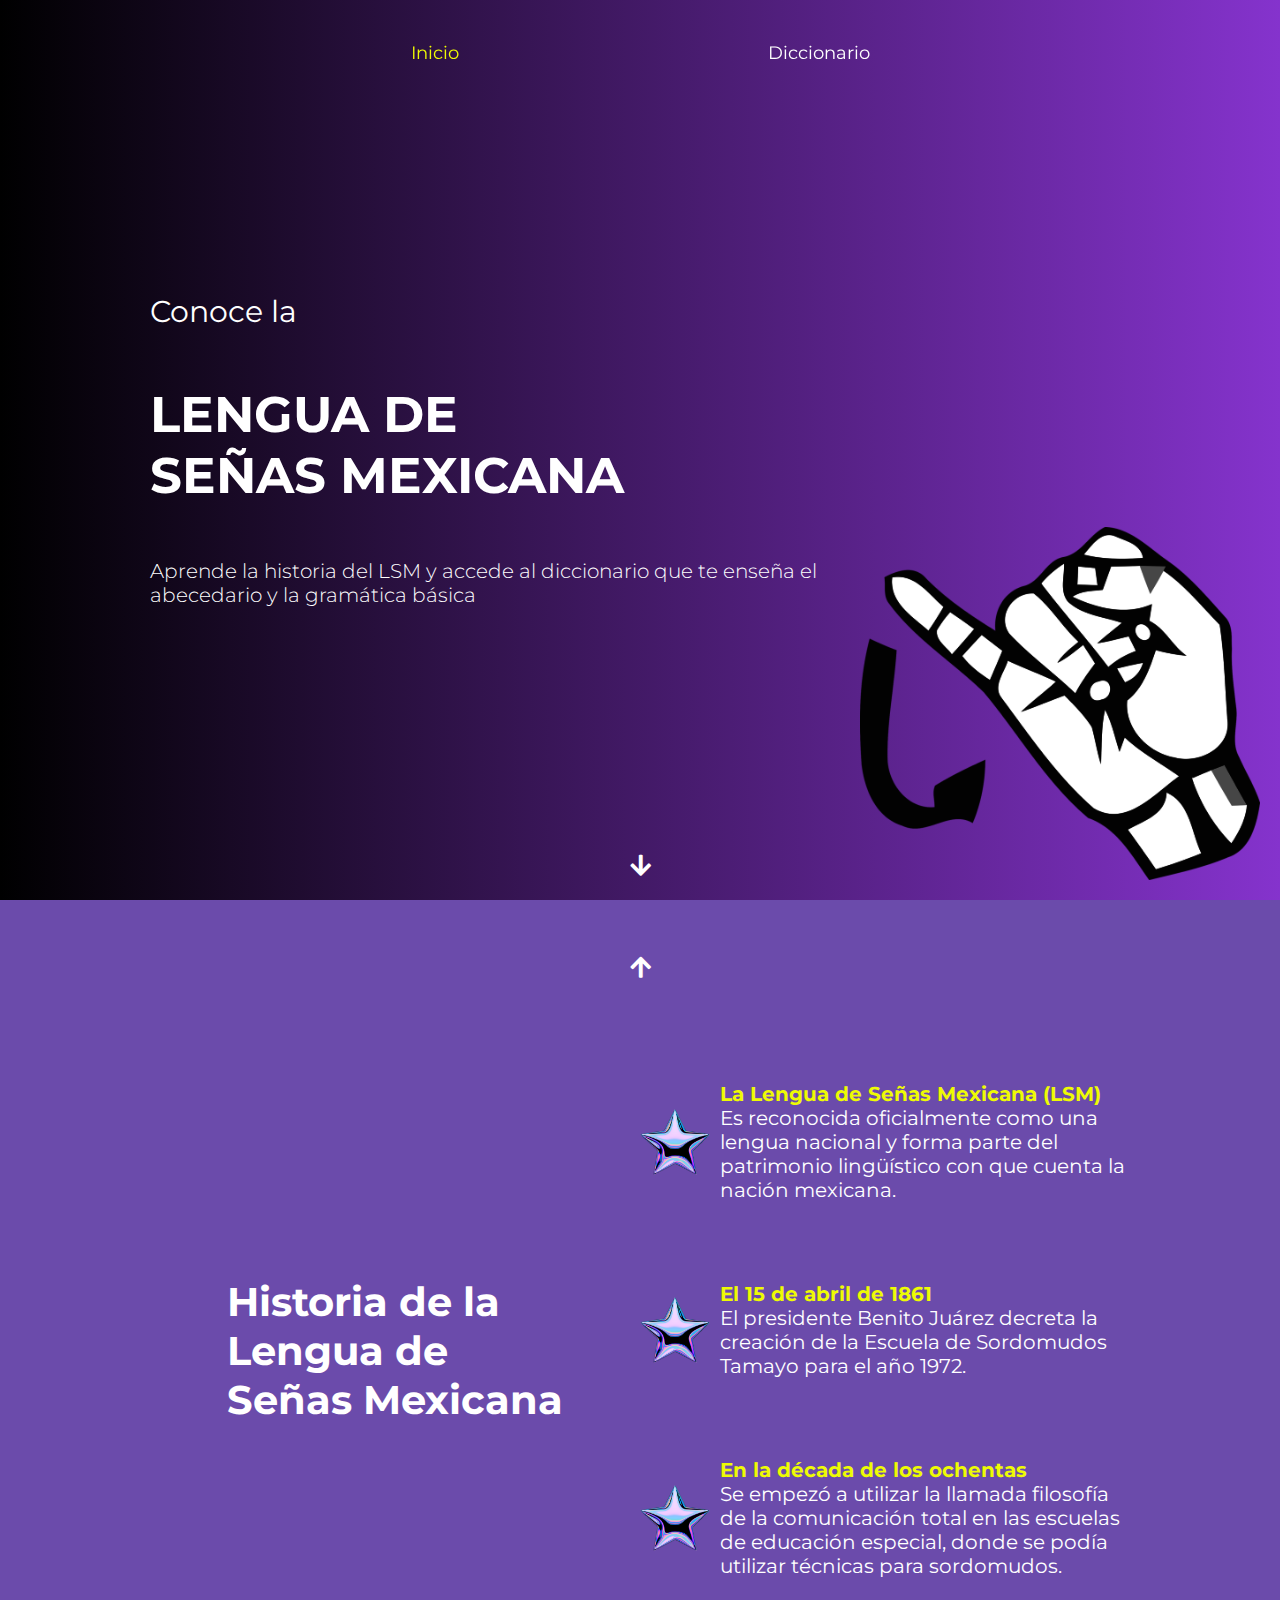
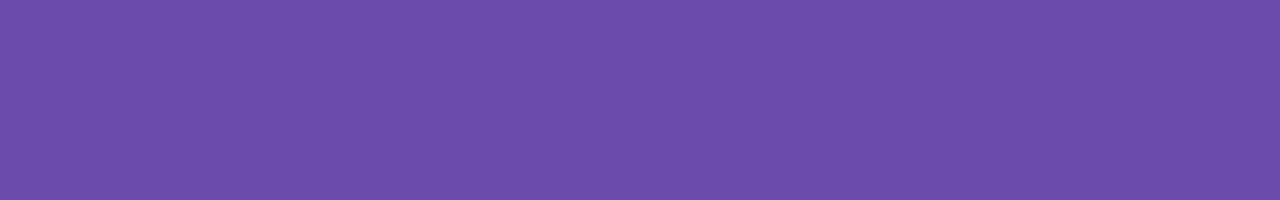
<file: index.html>
<!DOCTYPE html>
<html lang="en">
<head>
    <meta charset="UTF-8">
    <meta name="viewport" content="width=device-width, initial-scale=1.0">
    <title>Aprende Lengua de Señas Mexicano</title>
    <link rel="stylesheet" href="https://cdnjs.cloudflare.com/ajax/libs/font-awesome/5.15.4/css/all.min.css">
    <link rel="stylesheet" type="text/css" href="css/style.css">

    <link rel="preconnect" href="https://fonts.googleapis.com">
    <link rel="preconnect" href="https://fonts.gstatic.com" crossorigin>
    <link href="https://fonts.googleapis.com/css2?family=Montserrat:wght@300;400;600;700&display=swap" rel="stylesheet">
</head>
<body>
    <div id="navbarContainer"></div>
    <div class="container" id="section1">
        <h1 class="t1">Conoce la</h1>
        <h1 class="t2">LENGUA DE <br>SEÑAS MEXICANA</h1>
        <p class="t3">Aprende la historia del LSM y accede al diccionario que te enseña el <br>abecedario y la gramática básica</p>
        <img class="image-bottom-right" src="img/mano.png" alt="Imagen de una mano">
        <a title="Flecha para ir abajo" class="arrow-down" id="arrowDown" href="#section2"><i class="fas fa-arrow-down"></i></a>
    </div>

    <div class="container" id="section2">
        <a title="Flecha para ir arriba" class="arrow-up" id="arrowUp" href="#section1"><i class="fas fa-arrow-up"></i></a>

        <div class="container_sec2">
            <div class="izq">
                <h1>Historia de la <br>Lengua de <br>Señas Mexicana</h1>
            </div>
            <div class="der">
                <ul style="list-style: none;">
                    <li><img src="img/img1.png" alt="Estrella"><p><span>La Lengua de Señas Mexicana (LSM)</span><br>Es reconocida oficialmente como una lengua nacional y forma parte del patrimonio lingüístico con que cuenta la nación mexicana.</p></li>
                    <li><img src="img/img1.png" alt="Estrella"><p><span>El 15 de abril de 1861</span><br>El presidente Benito Juárez decreta la creación de la Escuela de Sordomudos Tamayo para el año 1972.</p></li>
                    <li><img src="img/img1.png" alt="Estrella"><p><span>En la década de los ochentas</span><br>Se empezó a utilizar la llamada filosofía de la comunicación total en las escuelas de educación especial, donde se podía utilizar técnicas para sordomudos.</p></li>
                </ul>
            </div>
        </div>
    </div>
    <script src="js/script.js"></script>
</body>
</html>
</file>
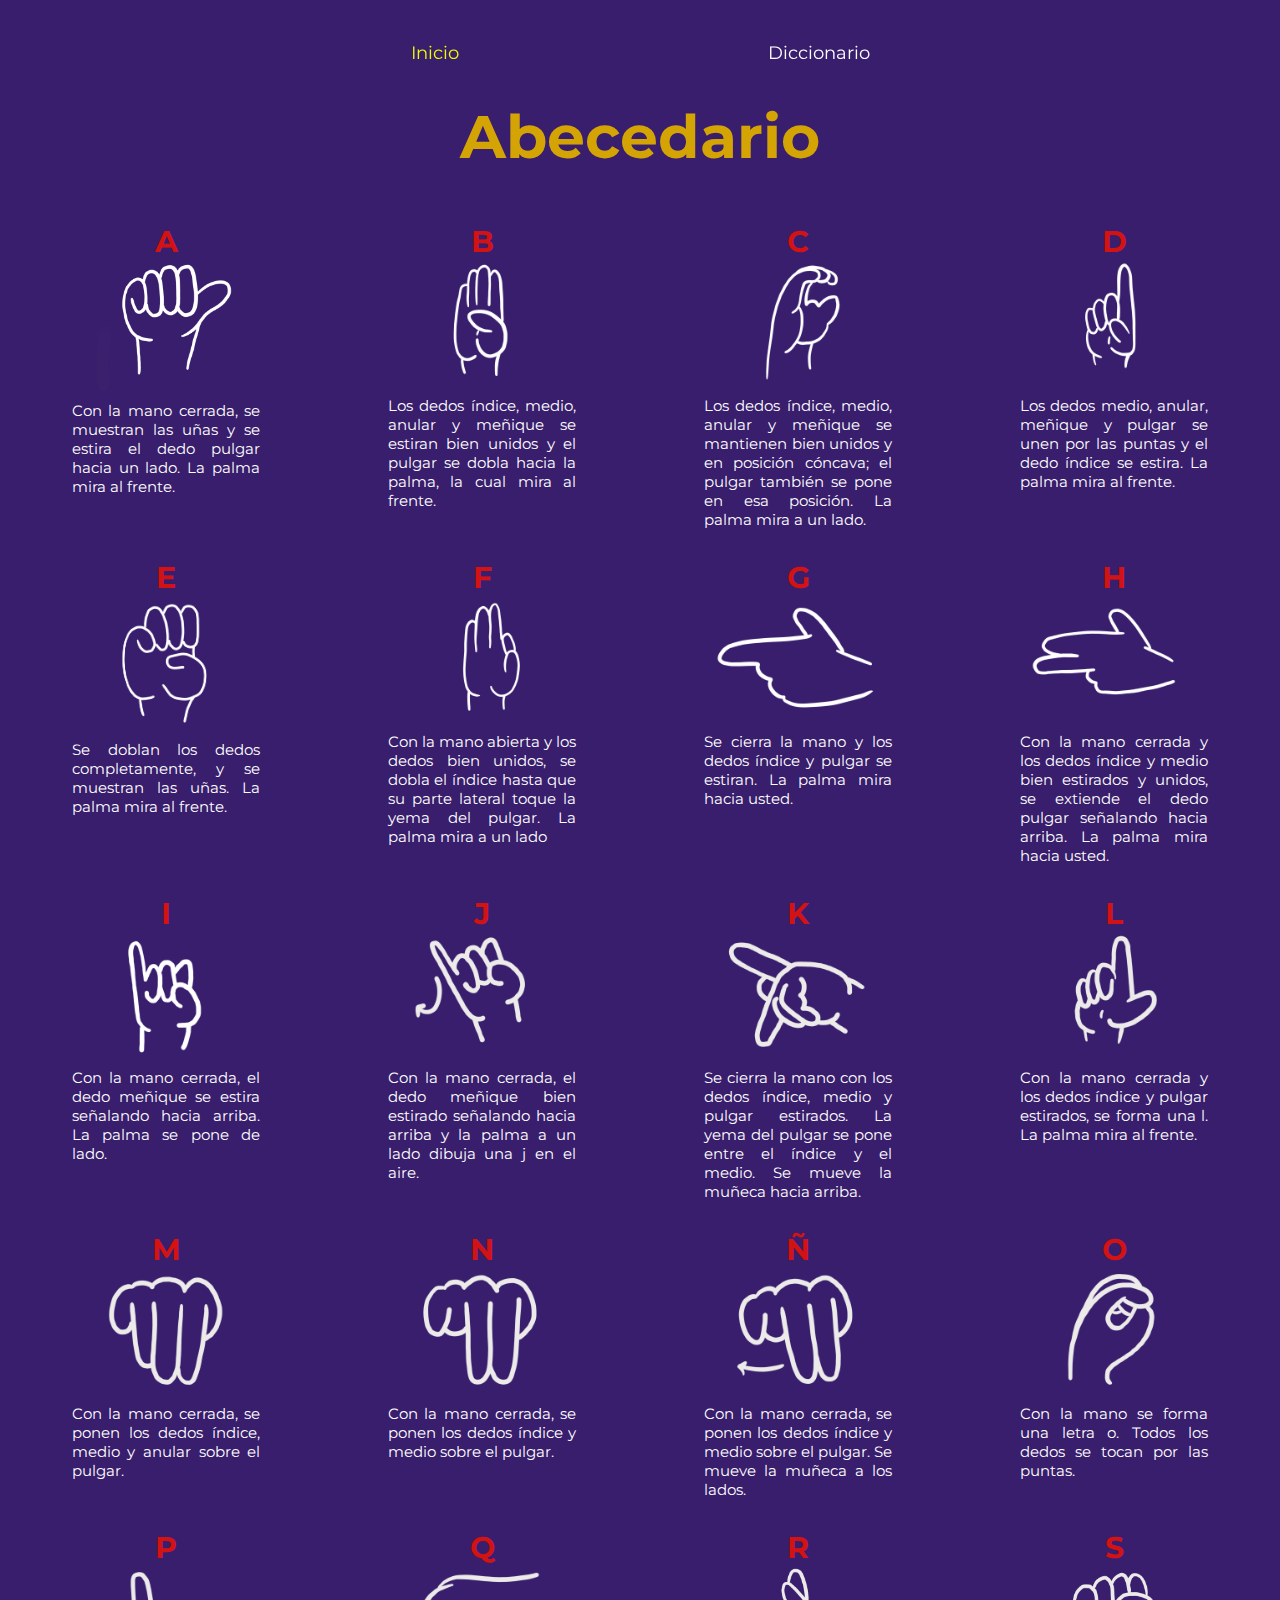
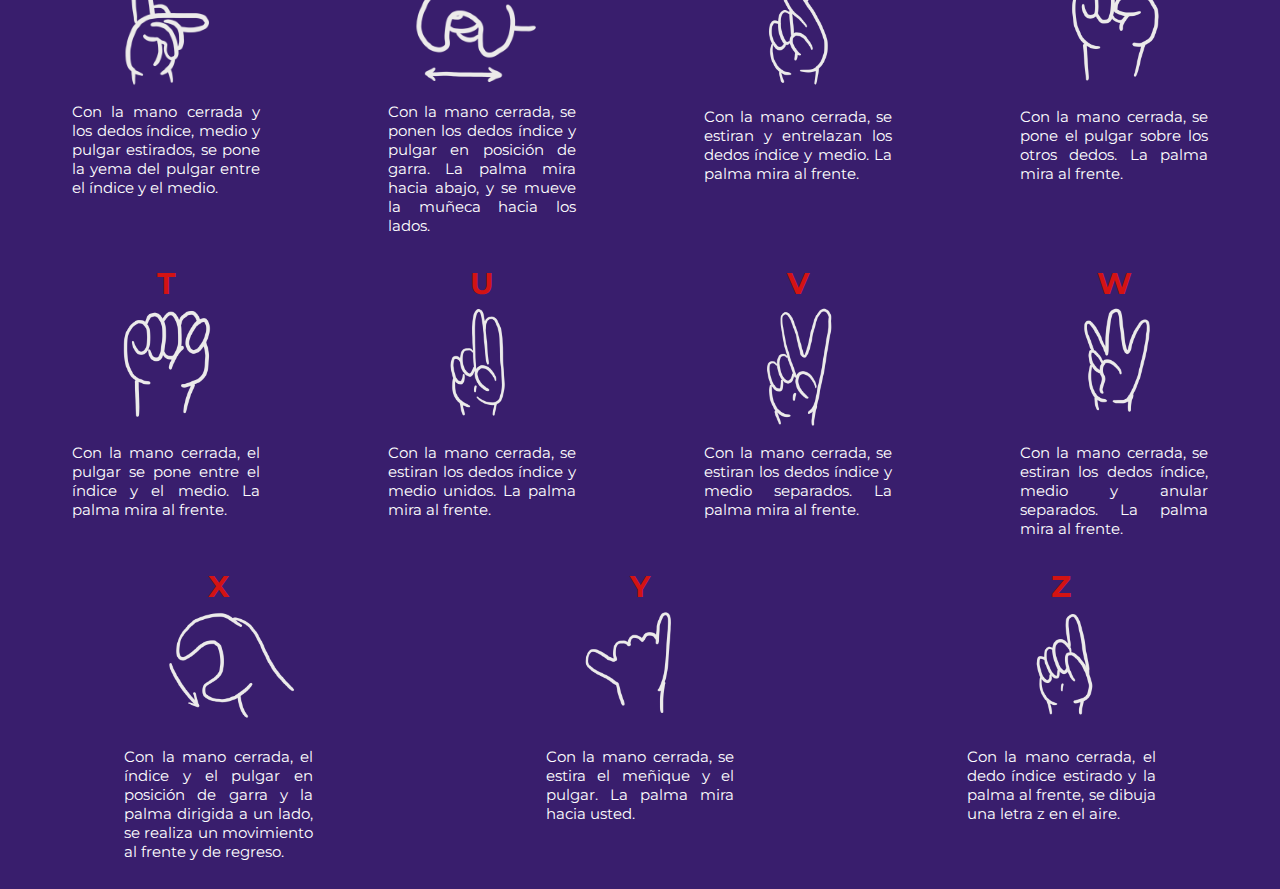
<file: abecedario.html>
<!DOCTYPE html>
<html lang="es">
<head>
    <meta charset="UTF-8">
    <meta http-equiv="X-UA-Compatible" content="IE=edge">
    <meta name="viewport" content="width=device-width, initial-scale=1.0">
    <title>Abecedario</title>

    <link rel="stylesheet" type="text/css" href="css/style_abc.css">
    <link rel="preconnect" href="https://fonts.googleapis.com">
    <link rel="preconnect" href="https://fonts.gstatic.com" crossorigin>
    <link href="https://fonts.googleapis.com/css2?family=Montserrat:wght@300;400;600;700&display=swap" rel="stylesheet">

</head>
<body style="background-color:#391E6D;">
    <div id="navbarContainer"></div>
    <div class="container">
        <div>
            <h1 id="abc">Abecedario</h1>
        </div>
        <div class="gallery">
            <div class="gallery-item">
                <div class="letras">A</div>
                <img src="img/abecedario/A.png" alt="Descripción de la imagen 1">
                <p>Con la mano cerrada, se muestran las uñas y se estira el dedo pulgar hacia un lado. La palma mira al frente.</p>
            </div>
            <div class="gallery-item">
                <div class="letras">B</div>
                <img src="img/abecedario/B.png" alt="Descripción de la imagen 2">
                <p>Los dedos índice, medio, anular y meñique se estiran bien unidos y el pulgar se dobla hacia la palma, la cual mira al frente.</p>
            </div>
            <div class="gallery-item">
                <div class="letras">C</div>
                <img src="img/abecedario/C.png" alt="Descripción de la imagen 3">
                <p>Los dedos índice, medio, anular y meñique se mantienen bien unidos y en posición cóncava; el pulgar también se pone en esa posición. La palma mira a un lado.</p>
            </div>
            <div class="gallery-item">
                <div class="letras">D</div>
                <img src="img/abecedario/D.png" alt="Descripción de la imagen 3">
                <p>Los dedos medio, anular, meñique y pulgar se unen por las puntas y el dedo índice se estira. La palma mira al frente.</p>
            </div>
            <div class="gallery-item">
                <div class="letras">E</div>
                <img src="img/abecedario/E.png" alt="Descripción de la imagen 1">
                <p>Se doblan los dedos completamente, y se muestran las uñas. La palma mira al frente.</p>
            </div>
            <div class="gallery-item">
                <div class="letras">F</div>
                <img src="img/abecedario/F.png" alt="Descripción de la imagen 2">
                <p>Con la mano abierta y los dedos bien unidos,
                    se dobla el índice hasta que su parte lateral
                    toque la yema del pulgar. La palma mira a un
                    lado</p>
            </div>
            <div class="gallery-item">
                <div class="letras">G</div>
                <img src="img/abecedario/G.png" alt="Descripción de la imagen 3">
                <p>Se cierra la mano y los dedos índice y pulgar
                    se estiran. La palma mira hacia usted.</p>
            </div>
            <div class="gallery-item">
                <div class="letras">H</div>
                <img src="img/abecedario/H.png" alt="Descripción de la imagen 3">
                <p>Con la mano cerrada y los dedos índice y
                    medio bien estirados y unidos, se extiende el
                    dedo pulgar señalando hacia arriba. La palma
                    mira hacia usted.</p>
            </div> 
            <div class="gallery-item">
                <div class="letras">I</div>
                <img src="img/abecedario/I.png" alt="Descripción de la imagen 1">
                <p>Con la mano cerrada, el dedo meñique se
                    estira señalando hacia arriba. La palma se
                    pone de lado.</p>
            </div>
            <div class="gallery-item">
                <div class="letras">J</div>
                <img src="img/abecedario/J.png" alt="Descripción de la imagen 2">
                <p>Con la mano cerrada, el dedo meñique bien
                    estirado señalando hacia arriba y la palma a
                    un lado dibuja una j en el aire.</p>
            </div>
            <div class="gallery-item">
                <div class="letras">K</div>
                <img src="img/abecedario/K.png" alt="Descripción de la imagen 3">
                <p>Se cierra la mano con los dedos índice, medio
                    y pulgar estirados. La yema del pulgar se
                    pone entre el índice y el medio. Se mueve la
                    muñeca hacia arriba.</p>
            </div>
            <div class="gallery-item">
                <div class="letras">L</div>
                <img src="img/abecedario/L.png" alt="Descripción de la imagen 3">
                <p>Con la mano cerrada y los dedos índice y
                    pulgar estirados, se forma una l. La palma
                    mira al frente.</p>
            </div>     
            <div class="gallery-item">
                <div class="letras">M</div>
                <img src="img/abecedario/M.png" alt="Descripción de la imagen 1">
                <p>Con la mano cerrada, se ponen los dedos
                    índice, medio y anular sobre el pulgar.</p>
            </div>
            <div class="gallery-item">
                <div class="letras">N</div>
                <img src="img/abecedario/N.png" alt="Descripción de la imagen 2">
                <p>Con la mano cerrada, se ponen los dedos
                    índice y medio sobre el pulgar. </p>
            </div>
            <div class="gallery-item">
                <div class="letras">Ñ</div>
                <img src="img/abecedario/Ñ.png" alt="Descripción de la imagen 3">
                <p>Con la mano cerrada, se ponen los dedos
                    índice y medio sobre el pulgar. Se mueve la
                    muñeca a los lados.</p>
            </div>
            <div class="gallery-item">
                <div class="letras">O</div>
                <img src="img/abecedario/O.png" alt="Descripción de la imagen 3">
                <p>Con la mano se forma una letra o. Todos los
                    dedos se tocan por las puntas.</p>
            </div>
            <div class="gallery-item">
                <div class="letras">P</div>
                <img src="img/abecedario/P.png" alt="Descripción de la imagen 1">
                <p>Con la mano cerrada y los dedos índice, medio
                    y pulgar estirados, se pone la yema del pulgar
                    entre el índice y el medio.</p>
            </div>
            <div class="gallery-item">
                <div class="letras">Q</div>
                <img src="img/abecedario/Q.png" alt="Descripción de la imagen 2">
                <p>Con la mano cerrada, se ponen los dedos
                    índice y pulgar en posición de garra. La palma
                    mira hacia abajo, y se mueve la muñeca hacia
                    los lados.</p>
            </div>
            <div class="gallery-item">
                <div class="letras">R</div>
                <img src="img/abecedario/R.png" alt="Descripción de la imagen 3">
                <p>Con la mano cerrada, se estiran y entrelazan
                    los dedos índice y medio. La palma mira al
                    frente.</p>
            </div>
            <div class="gallery-item">
                <div class="letras">S</div>
                <img src="img/abecedario/S.png" alt="Descripción de la imagen 3">
                <p>Con la mano cerrada, se pone el pulgar sobre
                    los otros dedos. La palma mira al frente.</p>
            </div>
            <div class="gallery-item">
                <div class="letras">T</div>
                <img src="img/abecedario/T.png" alt="Descripción de la imagen 1">
                <p>Con la mano cerrada, el pulgar se pone entre
                    el índice y el medio. La palma mira al frente.</p>
            </div>
            <div class="gallery-item">
                <div class="letras">U</div>
                <img src="img/abecedario/U.png" alt="Descripción de la imagen 2">
                <p>Con la mano cerrada, se estiran los dedos
                    índice y medio unidos. La palma mira al frente.</p>
            </div>
            <div class="gallery-item">
                <div class="letras">V</div>
                <img src="img/abecedario/V.png" alt="Descripción de la imagen 3">
                <p>Con la mano cerrada, se estiran los dedos
                    índice y medio separados. La palma mira al
                    frente.</p>
            </div>
            <div class="gallery-item">
                <div class="letras">W</div>
                <img src="img/abecedario/W.png" alt="Descripción de la imagen 3">
                <p>Con la mano cerrada, se estiran los dedos
                    índice, medio y anular separados. La palma
                    mira al frente.</p>
            </div>
            <div class="gallery-item">
                <div class="letras">X</div>
                <img src="img/abecedario/X.png" alt="Descripción de la imagen 2">
                <p>Con la mano cerrada, el índice y el pulgar
                    en posición de garra y la palma dirigida a un
                    lado, se realiza un movimiento al frente y de
                    regreso.</p>
            </div>
            <div class="gallery-item">
                <div class="letras">Y</div>
                <img src="img/abecedario/Y.png" alt="Descripción de la imagen 3">
                <p>Con la mano cerrada, se estira el meñique
                    y el pulgar. La palma mira hacia usted.</p>
            </div>
            <div class="gallery-item">
                <div class="letras">Z</div>
                <img src="img/abecedario/Z.png" alt="Descripción de la imagen 3">
                <p>Con la mano cerrada, el dedo índice estirado
                    y la palma al frente, se dibuja una letra z en
                    el aire.</p>
            </div>     
        </div> 
    </div>
    <script src="js/script.js"></script>
</body>
</html>
</file>
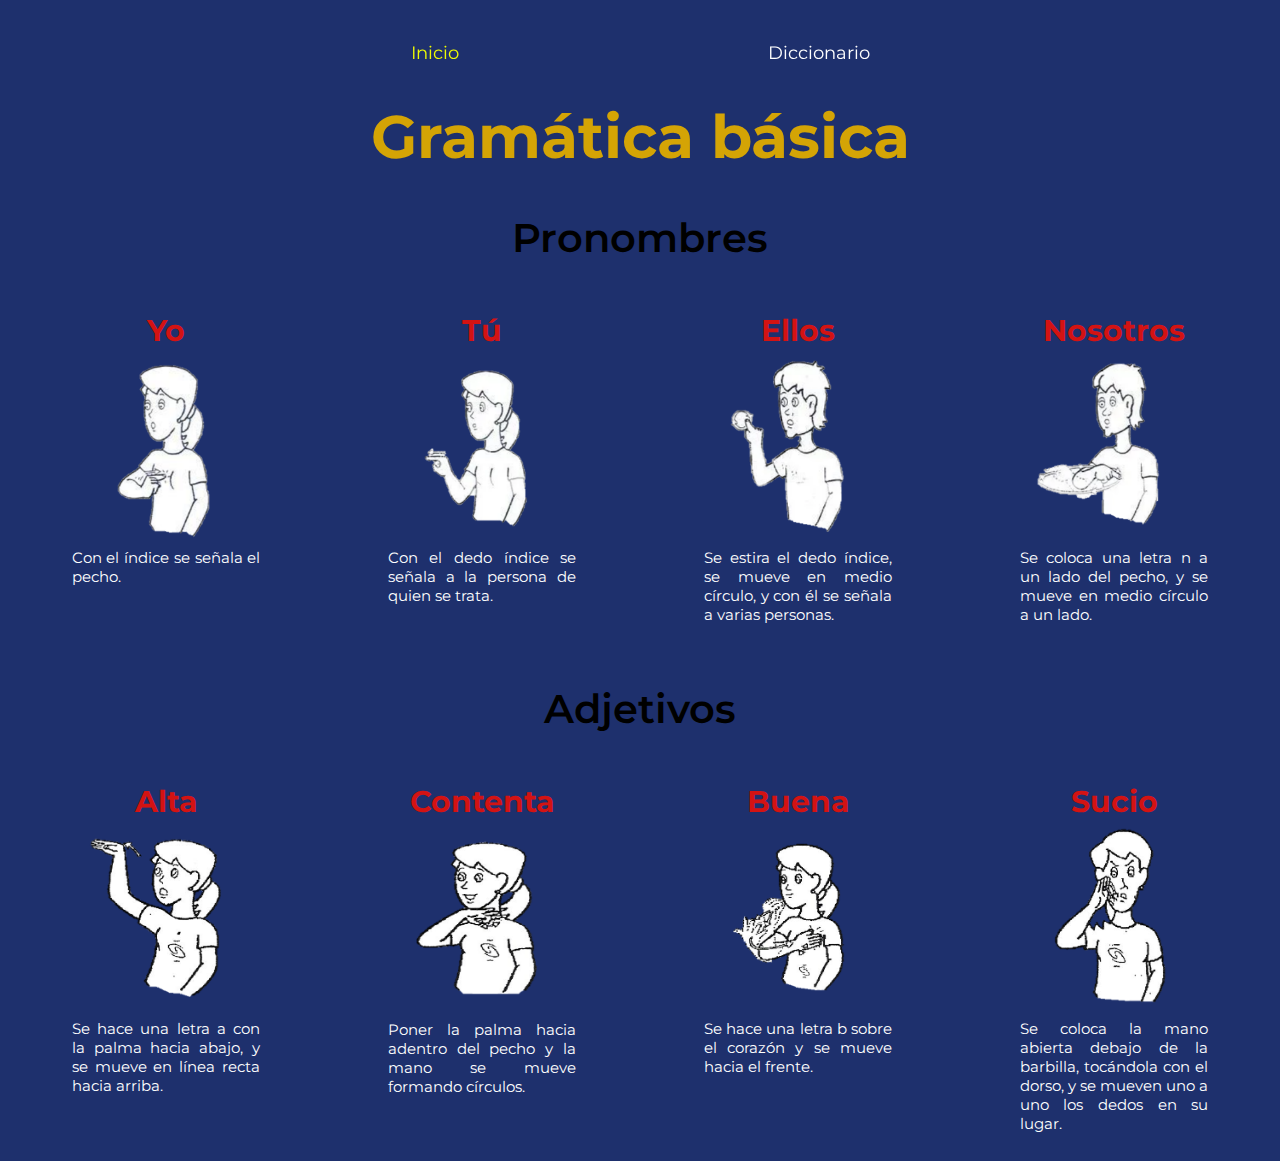
<file: dic_gramatica.html>
<!DOCTYPE html>
<html lang="es">
<head>
    <meta charset="UTF-8">
    <meta http-equiv="X-UA-Compatible" content="IE=edge">
    <meta name="viewport" content="width=device-width, initial-scale=1.0">
    <title>Gramática básica</title>

    <link rel="stylesheet" type="text/css" href="css/style_abc.css">
    <link rel="preconnect" href="https://fonts.googleapis.com">
    <link rel="preconnect" href="https://fonts.gstatic.com" crossorigin>
    <link href="https://fonts.googleapis.com/css2?family=Montserrat:wght@300;400;600;700&display=swap" rel="stylesheet">

</head>
<body style="background-color:#1e306d;">
    <div id="navbarContainer"></div>
    <div class="container">
        <div>
            <h1 id="abc">Gramática básica</h1>
        </div>
        <p class="titulo">Pronombres</p>
        <div class="gallery">
            <div class="gallery-item">
                <div class="letras">Yo</div>
                <img src="img/gramatica/yo.png" alt="Descripción de la imagen 1">
                <p>Con el índice se señala el pecho.</p>
            </div>
            <div class="gallery-item">
                <div class="letras">Tú</div>
                <img src="img/gramatica/tú.png" alt="Descripción de la imagen 2">
                <p>Con el dedo índice se señala a la persona de
                    quien se trata.</p>
            </div>
            <div class="gallery-item">
                <div class="letras">Ellos</div>
                <img src="img/gramatica/ellos.png" alt="Descripción de la imagen 3">
                <p>Se estira el dedo índice, se mueve en medio
                    círculo, y con él se señala a varias personas.</p>
            </div>
            <div class="gallery-item">
                <div class="letras">Nosotros</div>
                <img src="img/gramatica/nosotros.png" alt="Descripción de la imagen 3">
                <p>Se coloca una letra n a un lado del pecho, y
                    se mueve en medio círculo a un lado.</p>
            </div> 
        </div>
        <p class="titulo">Adjetivos</p>
        <div class="gallery">
            <div class="gallery-item">
                <div class="letras">Alta</div>
                <img src="img/gramatica/alta.png" alt="Descripción de la imagen 1">
                <p>Se hace una letra a con la palma hacia abajo,
                    y se mueve en línea recta hacia arriba.</p>
            </div>
            <div class="gallery-item">
                <div class="letras">Contenta</div>
                <img src="img/gramatica/contenta.png" alt="Descripción de la imagen 2">
                <p>Poner la palma hacia adentro del pecho y la mano se mueve formando círculos.</p>
            </div>
            <div class="gallery-item">
                <div class="letras">Buena</div>
                <img src="img/gramatica/buena.png" alt="Descripción de la imagen 3">
                <p>Se hace una letra b sobre el corazón y se
                    mueve hacia el frente.</p>
            </div>
            <div class="gallery-item">
                <div class="letras">Sucio</div>
                <img src="img/gramatica/sucio.png" alt="Descripción de la imagen 3">
                <p>Se coloca la mano abierta debajo de la
                    barbilla, tocándola con el dorso, y se mueven
                    uno a uno los dedos en su lugar.</p>
            </div> 
        </div>
    </div>
    <script src="js/script.js"></script>
</body>
</html>
</file>
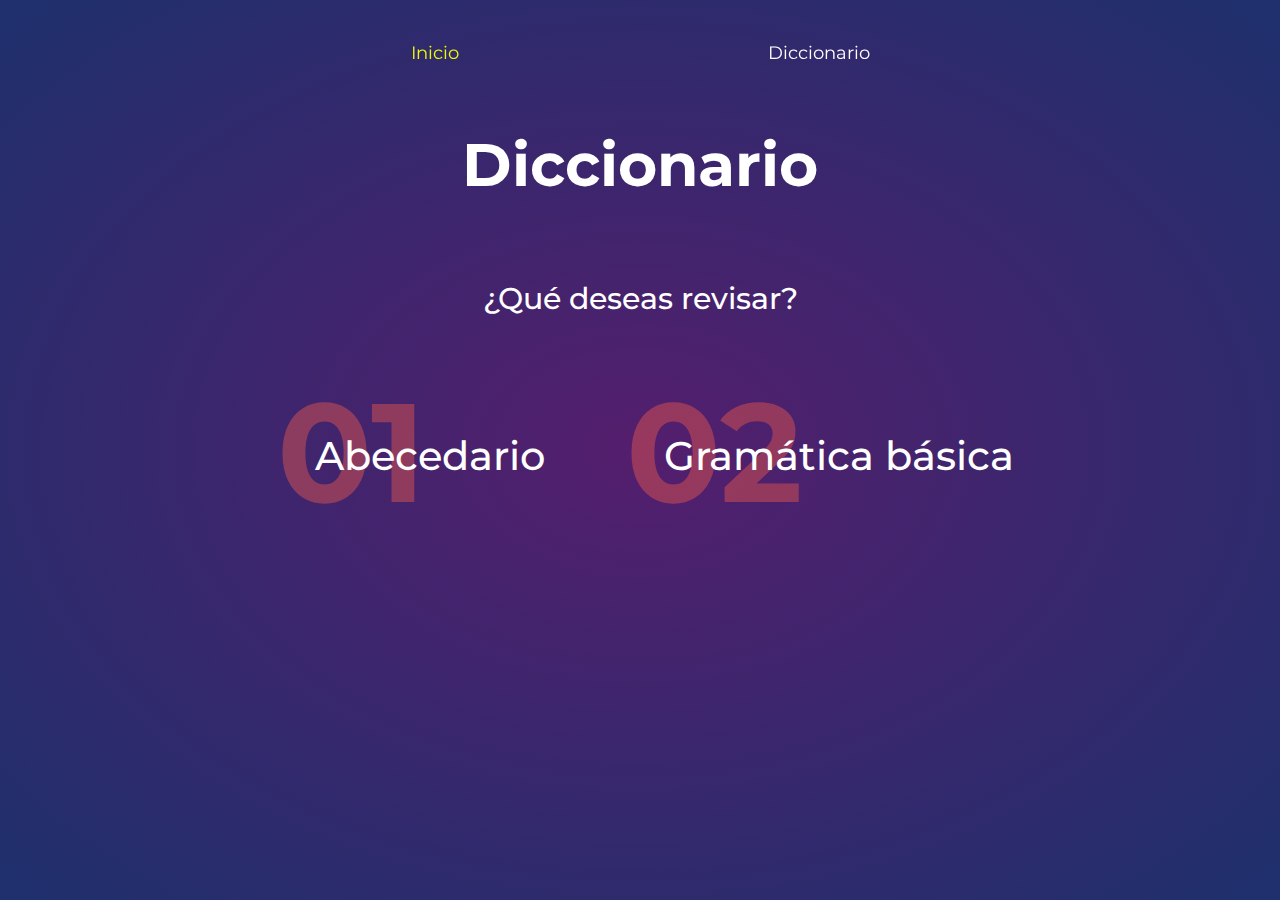
<file: diccionario.html>
<!DOCTYPE html>
<html lang="es">
<head>
    <meta charset="UTF-8">
    <meta name="viewport" content="width=device-width, initial-scale=1.0">
    <title>Diccionario</title>

    <link rel="stylesheet" href="https://cdnjs.cloudflare.com/ajax/libs/font-awesome/5.15.4/css/all.min.css">
    <link rel="stylesheet" type="text/css" href="css/style_dic.css">

    <link rel="preconnect" href="https://fonts.googleapis.com">
    <link rel="preconnect" href="https://fonts.gstatic.com" crossorigin>
    <link href="https://fonts.googleapis.com/css2?family=Montserrat:wght@300;400;600;700&display=swap" rel="stylesheet">
</head>
<body>
    <div id="navbarContainer"></div>
    <div class="container">
        <h1>Diccionario</h1>
    </div>
    <div class="container">
        <p>¿Qué deseas revisar?</p>
    </div>
    <div class="container alinear">
        <div>
            <a href="abecedario.html">Abecedario</a>
            <p>01</p>
        </div>
        <div>
            <a href="dic_gramatica.html">Gramática básica</a>
            <p>02</p>
        </div>
    </div>
    <script src="js/script.js"></script>
</body>
</html>
</file>
<file: css/style.css>
body {
    margin: 0;
    padding: 0;
    background: linear-gradient(to right,#000000,#8533cd); /* Fondo degradado de izquierda a derecha de morado oscuro a negro */
    scroll-behavior: smooth; /* Añade un desplazamiento suave a todas las transiciones de desplazamiento */
}

/* Contenido de pagina */
.container {
    position: relative; /* Establece el contenedor como relativo */
    text-align: left;
    height: 100vh;
    display: flex;
    flex-direction: column;
    justify-content: center;
    align-items: flex-start; /* Alinea el contenido a la izquierda */
    padding: 0 150px; /* Agrega un espacio en el margen izquierdo de 50px */
}

/* Imagen de la mano */
.image-bottom-right {
    position: absolute;
    bottom: 0;
    right: 0;
    margin-bottom: 20px;
    margin-right: 20px;
    width: 400px; /* Ancho de la imagen */
    height: auto; /* Altura se ajustará automáticamente para mantener la proporción */
}
.t1 {
    font-family: 'Montserrat', sans-serif;
    font-weight: 400;
    font-size: 30px;
    color: #ffffff;
}
.t2 {
    font-family: 'Montserrat', sans-serif;
    font-weight: 700;
    font-size: 50px;
    color: #ffffff;
}
.t3 {
    font-family: 'Montserrat', sans-serif;
    font-weight: 300;
    font-size: 20px;
    color: #ffffff;
}
/* button {
    background-color: #660066;
    color: #ffffff;
    padding: 10px 20px;
    border: none;
    cursor: pointer;
    font-size: 18px;
    margin-top: 20px;
    border-radius: 5px;
}
button:hover {
    background-color: #990099;
} */
h2 {
    font-size: 30px;
}
.arrow-down {
    color: #ffffff;
    font-size: 24px;
    position: absolute;
    bottom: 20px;
    left: 50%;
    transform: translateX(-50%);
    text-decoration: none;
}
.arrow-up {
    color: #ffffff;
    font-size: 24px;
    position: absolute;
    top: 55px; /* Sube o baja la flecha */
    left: 50%;
    transform: translateX(-50%);
    text-decoration: none;
}

/* Seccion 2 */
#section2 {
    background-color: #6B4BAB;
}
.container_sec2 {
    display: grid;
    grid-template-columns: 1fr 1fr;
    width: 100%;
    height: 100vh;
}
.izq {
    display: flex;
    place-items: center;
    justify-content: center;
    text-align: left;
}
.izq h1{
    font-family: 'Montserrat', sans-serif;
    font-weight: 700;
    font-size: 40px;
    color: #ffffff;
}
.der {
    display: flex;
    place-items: center;
    justify-content: left;
    text-align: left;
}
ul {
    list-style-type: none;
    padding: 0;
}
li {
    display: flex;
    align-items: center;
    margin-bottom: 40px; /* Cambia espacio entre cada lista */
    font-family: 'Montserrat', sans-serif;
    font-weight: 400;
    font-size: 20px;
    color: #ffffff;
}
li img {
    margin-right: 10px;
    width: 70px; /* Ajusta el tamaño de la imagen según sea necesario */
    height: auto;
}
li span {
    color: #EEFB03;
    font-weight: bold;
}
</file>
<file: css/style_abc.css>
.gallery {
    display: flex;
    flex-wrap: wrap;
    justify-content: space-around;
}

.gallery-item {
    width: 23%; /* Ajusta el ancho para mostrar cuatro imágenes por fila */
    margin: 10px;
    text-align: center;
}

.gallery-item img {
    width: 65%; /* Ajusta el tamaño de la imagen al ancho completo del contenedor */
    max-width: 100%; /* Establece el ancho máximo de la imagen al 100% */
    height: auto; /* Permite que la altura de la imagen se ajuste automáticamente proporcionalmente al ancho */
    display: block; /* Asegura que la imagen sea un elemento de bloque para controlar su ancho */
    margin: 0 auto; /* Centra la imagen horizontalmente */
}

.gallery-item p {
    width: 65%; /* Asegura que el texto tenga el mismo ancho que la imagen */
    box-sizing: border-box; /* Incluye el ancho del borde y el relleno en el ancho total */
    text-align: justify; /* Alinea el texto al centro */
    margin: 10px auto; /* Ajusta el margen superior e inferior y centra el texto horizontalmente */
    color: white;
    font-family: 'Montserrat', sans-serif;
    font-weight: 400;
    font-size: 15px;
}

.letras {
    color: rgb(211, 19, 19);
    font-family: 'Montserrat', sans-serif;
    font-weight: 700;
    font-size: 30px;
}

.titulo {
    display: flex;
    justify-content: center;
    font-family: 'Montserrat', sans-serif;
    font-weight: 600;
    font-size: 40px;
    color: rgb(0, 0, 0);
}

/* ORIGINAL */

.container {
    margin-top: 100px;
}
#abc{
    color: rgb(212, 164, 5);
    text-align: center;
    font-size: 60px;
    font-family: 'Montserrat', sans-serif;
    font-weight: 700;
}
</file>
<file: css/style_dic.css>
body {
    padding: 0;
    margin: 0;
    background: radial-gradient(#541E6D, #1E306D); /* Fondo degradado de izquierda a derecha de morado oscuro a negro */
    height: 100vh;
}

.container {
    display: flex;
    flex-direction: column;
    justify-content: center;
    align-items: center; /* Alinea el contenido a la izquierda */
}

h1 {
    color: rgb(255, 255, 255);
    font-family: 'Montserrat', sans-serif;
    font-weight: 700;
    font-size: 60px;
    margin-top: 10%;
}

p {
    color: rgb(255, 255, 255);
    font-family: 'Montserrat', sans-serif;
    font-weight: 500;
    font-size: 30px;
    margin-top: 0;
/*     margin-bottom: 5%; */
    margin-top: 3%;   
}

.alinear {
    flex-direction: row;
    position: relative; /* Agrega posición relativa al contenedor */
    margin-top: 1.5%;
}

.alinear a {
    color: white;
    font-family: 'Montserrat', sans-serif;
    font-weight: 500;
    font-size: 40px;
    top: 65px; /* Ajusta según sea necesario */
    /* right: 5px; */
/*     left: 50px; */
    margin-left: 3%;
    text-decoration: none; /* Elimina el subrayado */
    position: absolute;
    /* transform: translate(-50%, -50%); */
    z-index: 2; /* Asegúrate de que sea mayor que el z-index de p */
}

.alinear p {
    color: #FF5F4A;
    font-family: 'Montserrat', sans-serif;
    font-weight: 700;
    font-size: 140px;
    margin-top: 0;
    margin-right: 200px;
    opacity: .4;
    position: relative;
    z-index: 1;
}

/* .alinear div {
    display: flex;
    flex-direction: column;
    align-items: center;
} */

/* Añade el siguiente estilo para posicionar las letras por encima de los números */
/* .alinear a::before {
    content: "";
    display: block;
    position: absolute;
    z-index: 5;
} */
</file>
